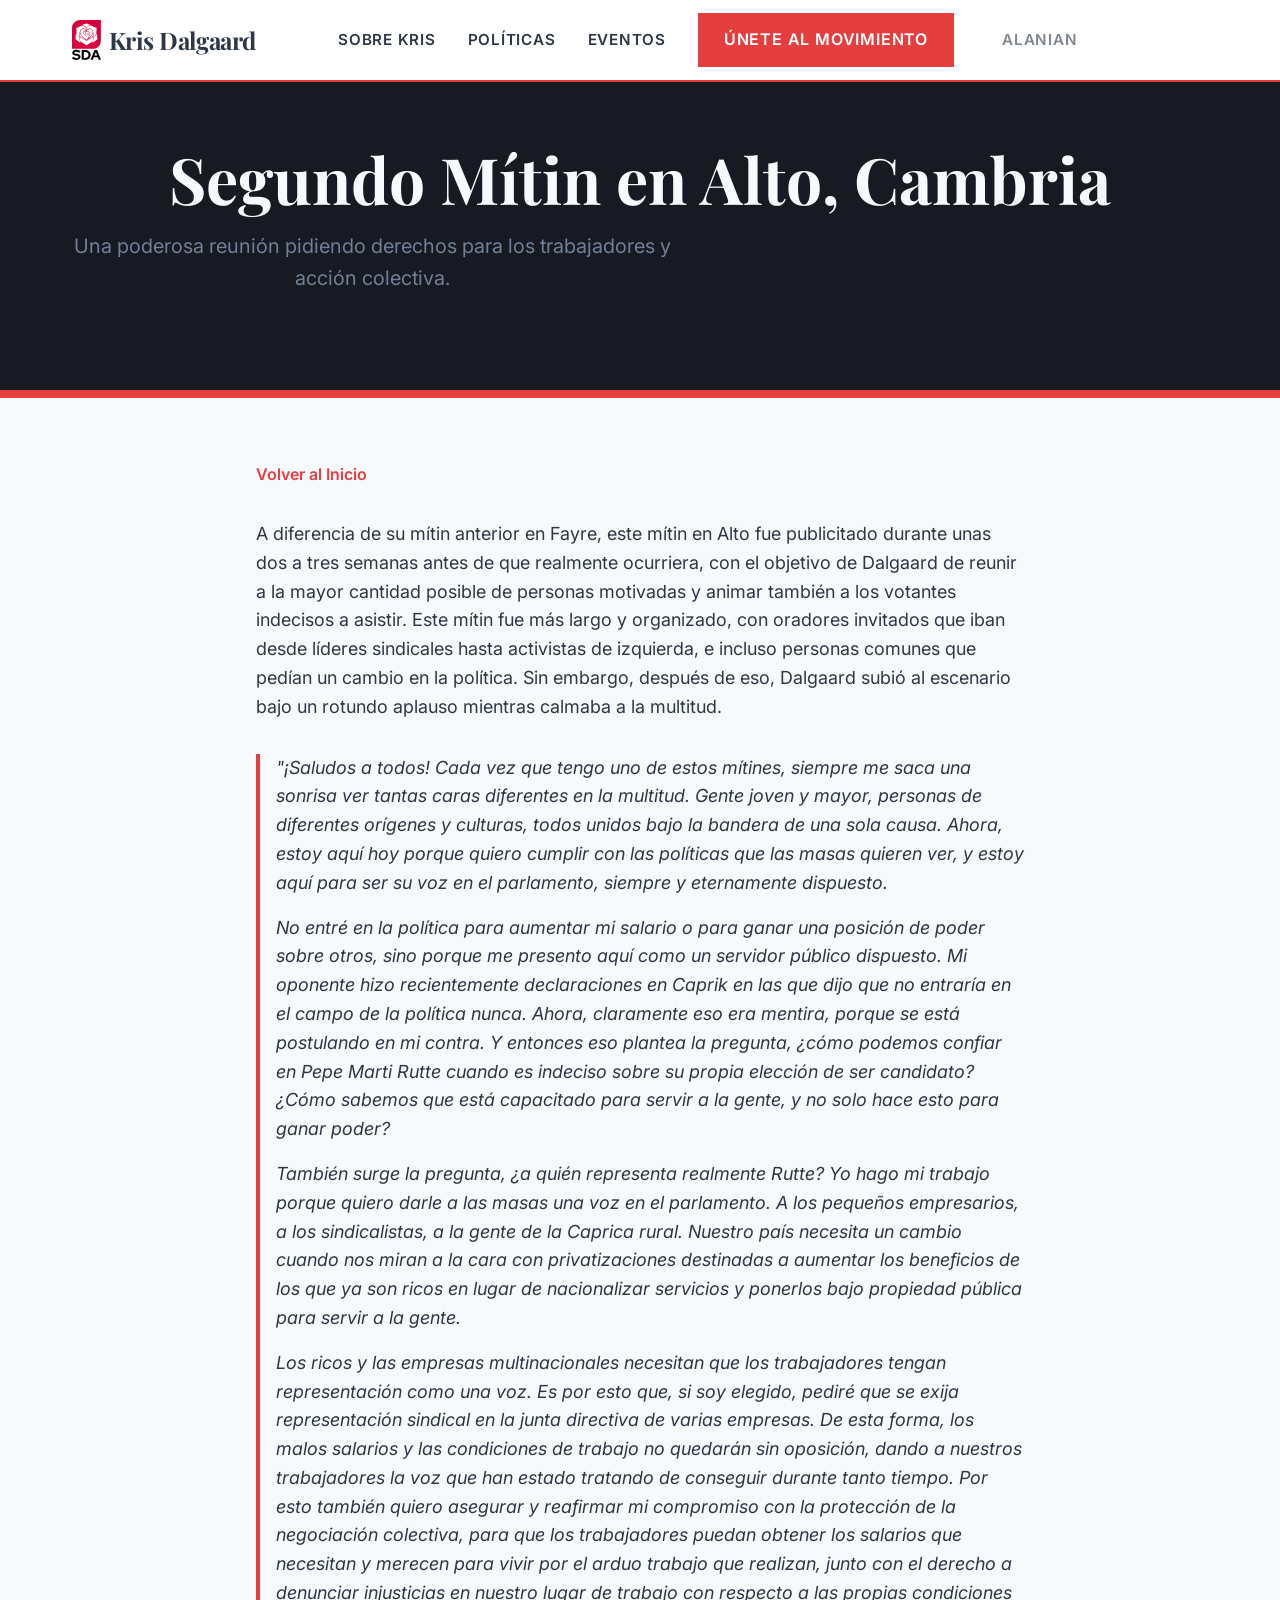
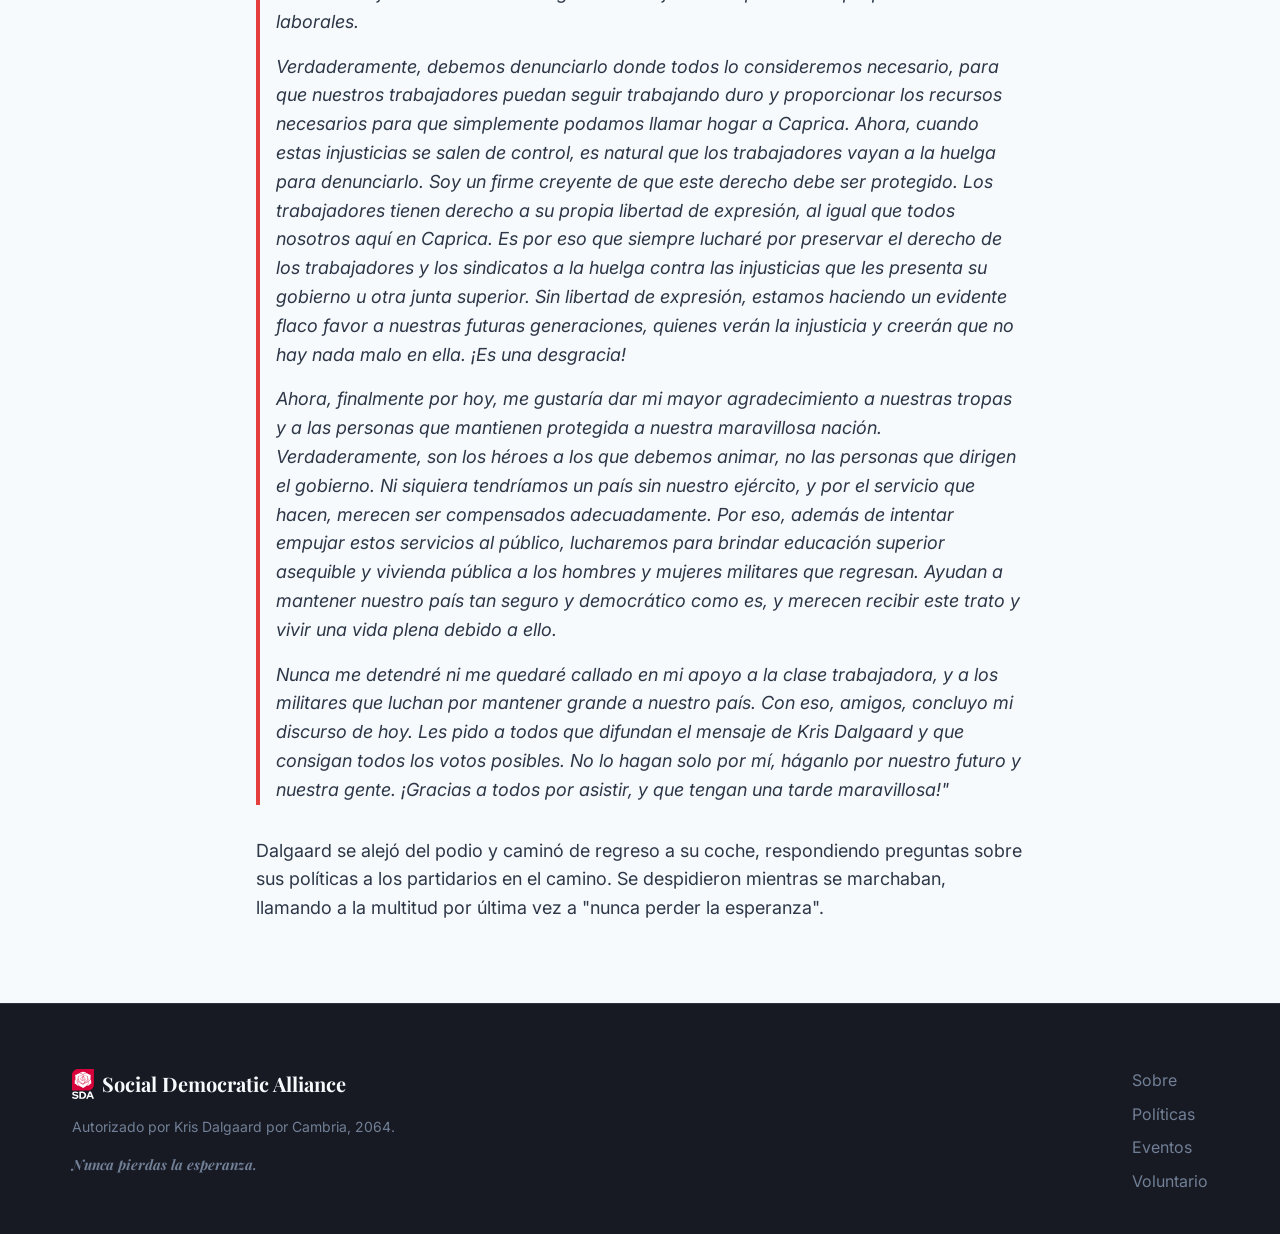
<file: alto-rally-alc.html>
<!DOCTYPE html>
<html lang="es">
<head>
    <meta charset="UTF-8">
    <meta name="viewport" content="width=device-width, initial-scale=1.0">
    <title>Segundo Mítin en Alto | Kris Dalgaard</title>
    <link href="https://fonts.googleapis.com/css2?family=Inter:wght@400;600;800&family=Playfair+Display:wght@700&display=swap" rel="stylesheet">
    <link rel="stylesheet" href="style.css">
    <style>
        .article-header {
            background-color: var(--bg-darker);
            color: var(--text-light);
            padding: calc(80px + var(--space-xl)) 0 var(--space-xl);
            border-bottom: 8px solid var(--primary);
            text-align: center;
        }
        .article-content {
            max-width: 800px;
            margin: 0 auto;
            padding: var(--space-xl) var(--space-md);
        }
        .article-content p {
            margin-bottom: var(--space-md);
            font-size: 1.125rem;
        }
        .article-content blockquote {
            border-left: 4px solid var(--primary);
            padding-left: var(--space-md);
            font-style: italic;
            margin: var(--space-lg) 0;
            color: var(--text-main);
            font-size: 1.25rem;
        }
        .back-link {
            display: inline-block;
            margin-bottom: var(--space-lg);
            font-weight: 600;
        }
    </style>
</head>
<body>
    <header class="site-header">
        <div class="container header-inner">
            <a href="index-alc.html" class="logo">
                <img src="SDAlogo.svg" alt="Social Democratic Alliance Logo">
                <span class="logo-text">Kris Dalgaard</span>
            </a>
            <nav class="main-nav">
                <ul class="nav-links">
                    <li><a href="index-alc.html#about">Sobre Kris</a></li>
                    <li><a href="index-alc.html#policies">Políticas</a></li>
                    <li><a href="index-alc.html#events">Eventos</a></li>
                    <li><a href="index-alc.html#volunteer" class="btn btn-primary nav-btn">Únete al movimiento</a></li>
                    <li class="lang-switcher">
                        <a href="alto-rally.html">Alanian</a>
                        <span class="lang-sep">|</span>
                        <a href="alto-rally-alc.html" class="active">Alcamerian</a>
                    </li>
                </ul>
            </nav>
        </div>
    </header>

    <main>
        <section class="article-header">
            <div class="container">
                <h1 class="hero-title">Segundo Mítin en Alto, Cambria</h1>
                <p class="hero-subtitle">Una poderosa reunión pidiendo derechos para los trabajadores y acción colectiva.</p>
            </div>
        </section>

        <article class="article-content fade-up">
            <a href="index-alc.html#events" class="back-link">Volver al Inicio</a>
            
            <p>A diferencia de su mítin anterior en Fayre, este mítin en Alto fue publicitado durante unas dos a tres semanas antes de que realmente ocurriera, con el objetivo de Dalgaard de reunir a la mayor cantidad posible de personas motivadas y animar también a los votantes indecisos a asistir. Este mítin fue más largo y organizado, con oradores invitados que iban desde líderes sindicales hasta activistas de izquierda, e incluso personas comunes que pedían un cambio en la política. Sin embargo, después de eso, Dalgaard subió al escenario bajo un rotundo aplauso mientras calmaba a la multitud.</p>

            <blockquote>
                <p>"¡Saludos a todos! Cada vez que tengo uno de estos mítines, siempre me saca una sonrisa ver tantas caras diferentes en la multitud. Gente joven y mayor, personas de diferentes orígenes y culturas, todos unidos bajo la bandera de una sola causa. Ahora, estoy aquí hoy porque quiero cumplir con las políticas que las masas quieren ver, y estoy aquí para ser su voz en el parlamento, siempre y eternamente dispuesto.</p>
                <p>No entré en la política para aumentar mi salario o para ganar una posición de poder sobre otros, sino porque me presento aquí como un servidor público dispuesto. Mi oponente hizo recientemente declaraciones en Caprik en las que dijo que no entraría en el campo de la política nunca. Ahora, claramente eso era mentira, porque se está postulando en mi contra. Y entonces eso plantea la pregunta, ¿cómo podemos confiar en Pepe Marti Rutte cuando es indeciso sobre su propia elección de ser candidato? ¿Cómo sabemos que está capacitado para servir a la gente, y no solo hace esto para ganar poder?</p>
                <p>También surge la pregunta, ¿a quién representa realmente Rutte? Yo hago mi trabajo porque quiero darle a las masas una voz en el parlamento. A los pequeños empresarios, a los sindicalistas, a la gente de la Caprica rural. Nuestro país necesita un cambio cuando nos miran a la cara con privatizaciones destinadas a aumentar los beneficios de los que ya son ricos en lugar de nacionalizar servicios y ponerlos bajo propiedad pública para servir a la gente.</p>
                <p>Los ricos y las empresas multinacionales necesitan que los trabajadores tengan representación como una voz. Es por esto que, si soy elegido, pediré que se exija representación sindical en la junta directiva de varias empresas. De esta forma, los malos salarios y las condiciones de trabajo no quedarán sin oposición, dando a nuestros trabajadores la voz que han estado tratando de conseguir durante tanto tiempo. Por esto también quiero asegurar y reafirmar mi compromiso con la protección de la negociación colectiva, para que los trabajadores puedan obtener los salarios que necesitan y merecen para vivir por el arduo trabajo que realizan, junto con el derecho a denunciar injusticias en nuestro lugar de trabajo con respecto a las propias condiciones laborales.</p>
                <p>Verdaderamente, debemos denunciarlo donde todos lo consideremos necesario, para que nuestros trabajadores puedan seguir trabajando duro y proporcionar los recursos necesarios para que simplemente podamos llamar hogar a Caprica. Ahora, cuando estas injusticias se salen de control, es natural que los trabajadores vayan a la huelga para denunciarlo. Soy un firme creyente de que este derecho debe ser protegido. Los trabajadores tienen derecho a su propia libertad de expresión, al igual que todos nosotros aquí en Caprica. Es por eso que siempre lucharé por preservar el derecho de los trabajadores y los sindicatos a la huelga contra las injusticias que les presenta su gobierno u otra junta superior. Sin libertad de expresión, estamos haciendo un evidente flaco favor a nuestras futuras generaciones, quienes verán la injusticia y creerán que no hay nada malo en ella. ¡Es una desgracia!</p>
                <p>Ahora, finalmente por hoy, me gustaría dar mi mayor agradecimiento a nuestras tropas y a las personas que mantienen protegida a nuestra maravillosa nación. Verdaderamente, son los héroes a los que debemos animar, no las personas que dirigen el gobierno. Ni siquiera tendríamos un país sin nuestro ejército, y por el servicio que hacen, merecen ser compensados adecuadamente. Por eso, además de intentar empujar estos servicios al público, lucharemos para brindar educación superior asequible y vivienda pública a los hombres y mujeres militares que regresan. Ayudan a mantener nuestro país tan seguro y democrático como es, y merecen recibir este trato y vivir una vida plena debido a ello.</p>
                <p>Nunca me detendré ni me quedaré callado en mi apoyo a la clase trabajadora, y a los militares que luchan por mantener grande a nuestro país. Con eso, amigos, concluyo mi discurso de hoy. Les pido a todos que difundan el mensaje de Kris Dalgaard y que consigan todos los votos posibles. No lo hagan solo por mí, háganlo por nuestro futuro y nuestra gente. ¡Gracias a todos por asistir, y que tengan una tarde maravillosa!"</p>
            </blockquote>

            <p>Dalgaard se alejó del podio y caminó de regreso a su coche, respondiendo preguntas sobre sus políticas a los partidarios en el camino. Se despidieron mientras se marchaban, llamando a la multitud por última vez a "nunca perder la esperanza".</p>
        </article>
    </main>

    <footer class="site-footer">
        <div class="container footer-inner">
            <div class="footer-brand">
                <div class="footer-logo">
                    <img src="SDAlogo-footer.svg" alt="SDA Logo">
                    <span>Social Democratic Alliance</span>
                </div>
                <p>Autorizado por Kris Dalgaard por Cambria, 2064.</p>
                <p class="slogan-text">Nunca pierdas la esperanza.</p>
            </div>
            <div class="footer-links">
                <ul>
                    <li><a href="index-alc.html#about">Sobre</a></li>
                    <li><a href="index-alc.html#policies">Políticas</a></li>
                    <li><a href="index-alc.html#events">Eventos</a></li>
                    <li><a href="index-alc.html#volunteer">Voluntario</a></li>
                </ul>
            </div>
        </div>
    </footer>

    <script src="script.js"></script>
</body>
</html>
</file>
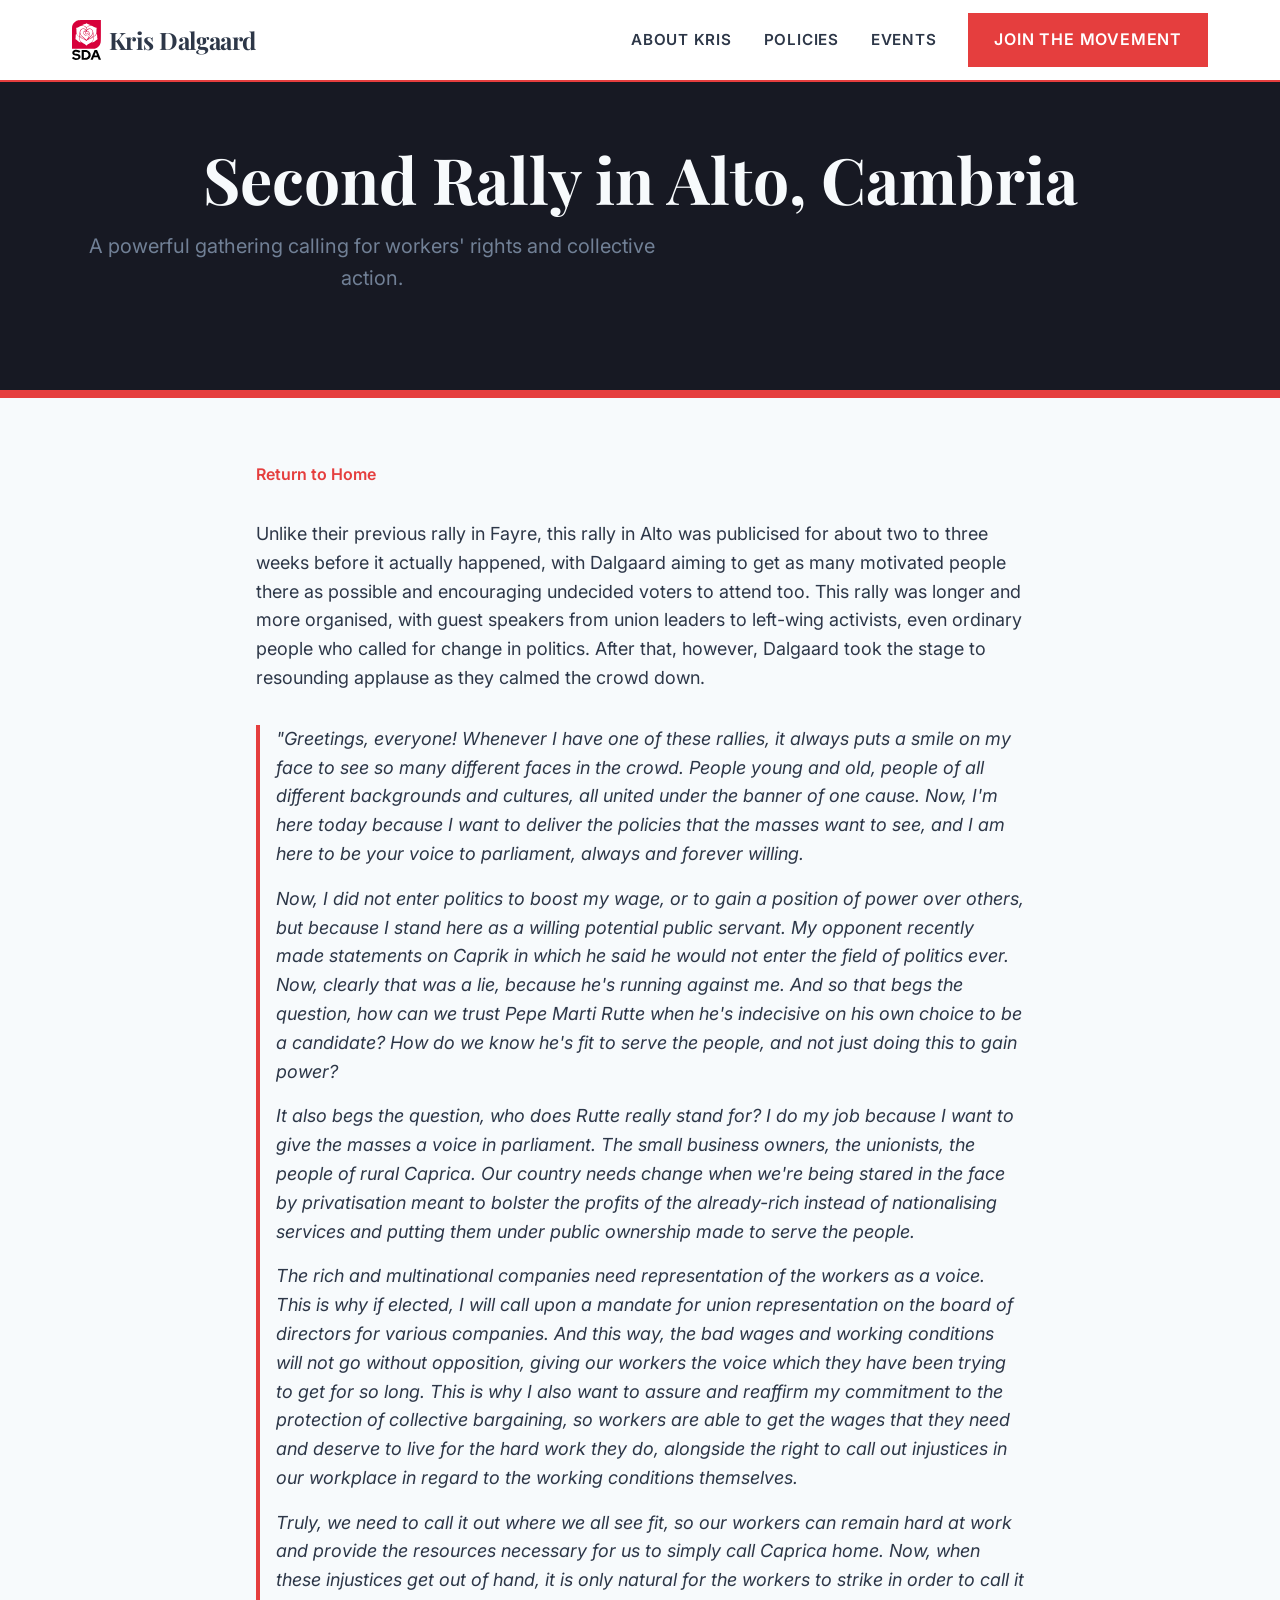
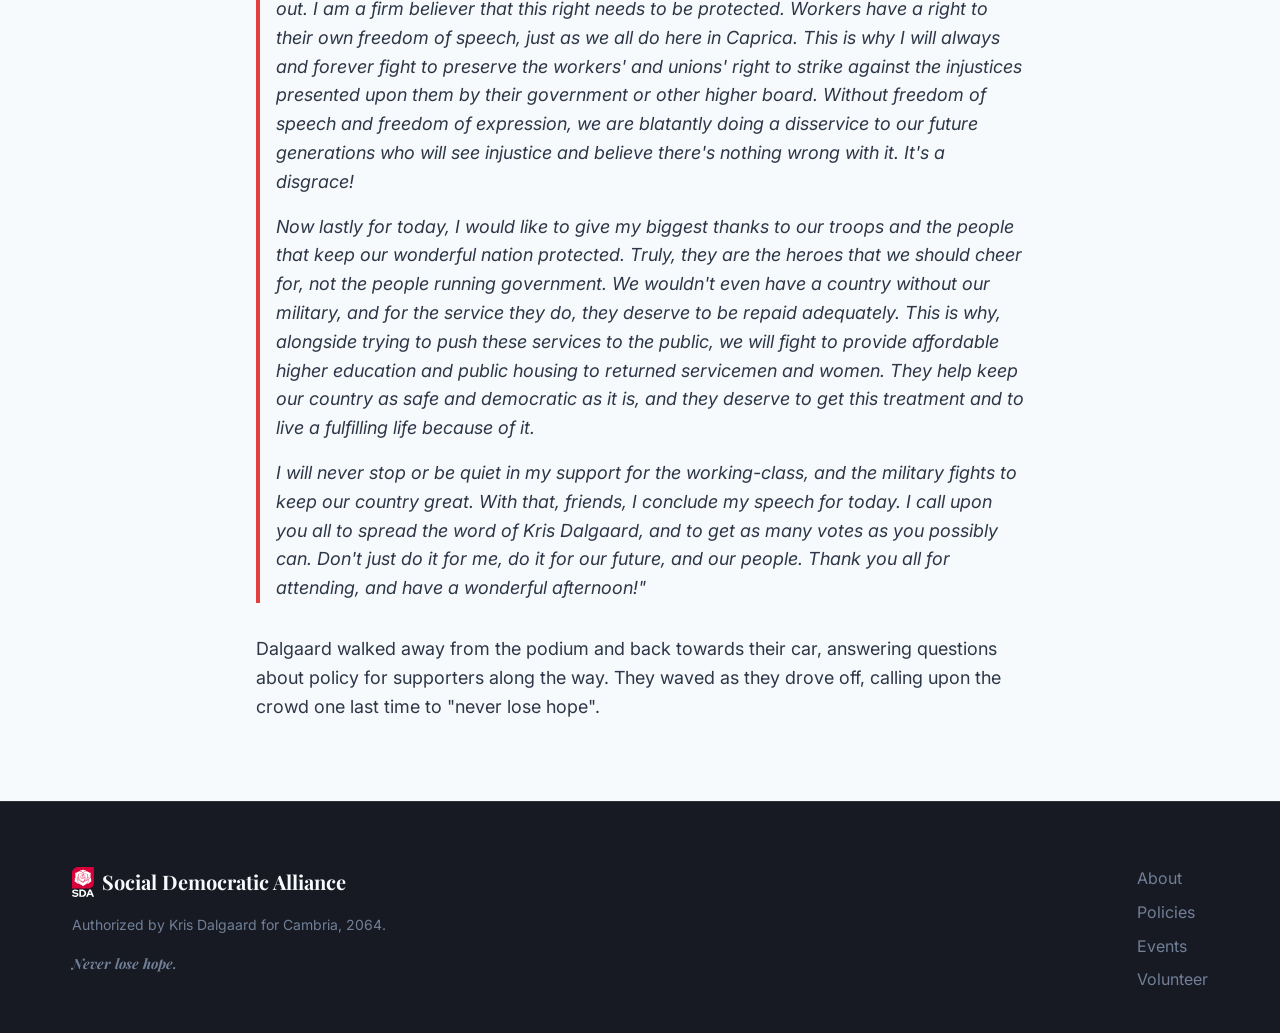
<file: alto-rally.html>
<!DOCTYPE html>
<html lang="en">
<head>
    <meta charset="UTF-8">
    <meta name="viewport" content="width=device-width, initial-scale=1.0">
    <title>Second Rally in Alto | Kris Dalgaard</title>
    <link href="https://fonts.googleapis.com/css2?family=Inter:wght@400;600;800&family=Playfair+Display:wght@700&display=swap" rel="stylesheet">
    <link rel="stylesheet" href="style.css">
    <style>
        .article-header {
            background-color: var(--bg-darker);
            color: var(--text-light);
            padding: calc(80px + var(--space-xl)) 0 var(--space-xl);
            border-bottom: 8px solid var(--primary);
            text-align: center;
        }
        .article-content {
            max-width: 800px;
            margin: 0 auto;
            padding: var(--space-xl) var(--space-md);
        }
        .article-content p {
            margin-bottom: var(--space-md);
            font-size: 1.125rem;
        }
        .article-content blockquote {
            border-left: 4px solid var(--primary);
            padding-left: var(--space-md);
            font-style: italic;
            margin: var(--space-lg) 0;
            color: var(--text-main);
            font-size: 1.25rem;
        }
        .back-link {
            display: inline-block;
            margin-bottom: var(--space-lg);
            font-weight: 600;
        }
    </style>
</head>
<body>
    <header class="site-header">
        <div class="container header-inner">
            <a href="index.html" class="logo">
                <img src="SDAlogo.svg" alt="Social Democratic Alliance Logo">
                <span class="logo-text">Kris Dalgaard</span>
            </a>
            <nav class="main-nav">
                <ul class="nav-links">
                    <li><a href="index.html#about">About Kris</a></li>
                    <li><a href="index.html#policies">Policies</a></li>
                    <li><a href="index.html#events">Events</a></li>
                    <li><a href="index.html#volunteer" class="btn btn-primary nav-btn">Join the Movement</a></li>
                </ul>
            </nav>
        </div>
    </header>

    <main>
        <section class="article-header">
            <div class="container">
                <h1 class="hero-title">Second Rally in Alto, Cambria</h1>
                <p class="hero-subtitle">A powerful gathering calling for workers' rights and collective action.</p>
            </div>
        </section>

        <article class="article-content fade-up">
            <a href="index.html#events" class="back-link">Return to Home</a>
            
            <p>Unlike their previous rally in Fayre, this rally in Alto was publicised for about two to three weeks before it actually happened, with Dalgaard aiming to get as many motivated people there as possible and encouraging undecided voters to attend too. This rally was longer and more organised, with guest speakers from union leaders to left-wing activists, even ordinary people who called for change in politics. After that, however, Dalgaard took the stage to resounding applause as they calmed the crowd down.</p>

            <blockquote>
                <p>"Greetings, everyone! Whenever I have one of these rallies, it always puts a smile on my face to see so many different faces in the crowd. People young and old, people of all different backgrounds and cultures, all united under the banner of one cause. Now, I'm here today because I want to deliver the policies that the masses want to see, and I am here to be your voice to parliament, always and forever willing.</p>
                <p>Now, I did not enter politics to boost my wage, or to gain a position of power over others, but because I stand here as a willing potential public servant. My opponent recently made statements on Caprik in which he said he would not enter the field of politics ever. Now, clearly that was a lie, because he's running against me. And so that begs the question, how can we trust Pepe Marti Rutte when he's indecisive on his own choice to be a candidate? How do we know he's fit to serve the people, and not just doing this to gain power?</p>
                <p>It also begs the question, who does Rutte really stand for? I do my job because I want to give the masses a voice in parliament. The small business owners, the unionists, the people of rural Caprica. Our country needs change when we're being stared in the face by privatisation meant to bolster the profits of the already-rich instead of nationalising services and putting them under public ownership made to serve the people.</p>
                <p>The rich and multinational companies need representation of the workers as a voice. This is why if elected, I will call upon a mandate for union representation on the board of directors for various companies. And this way, the bad wages and working conditions will not go without opposition, giving our workers the voice which they have been trying to get for so long. This is why I also want to assure and reaffirm my commitment to the protection of collective bargaining, so workers are able to get the wages that they need and deserve to live for the hard work they do, alongside the right to call out injustices in our workplace in regard to the working conditions themselves.</p>
                <p>Truly, we need to call it out where we all see fit, so our workers can remain hard at work and provide the resources necessary for us to simply call Caprica home. Now, when these injustices get out of hand, it is only natural for the workers to strike in order to call it out. I am a firm believer that this right needs to be protected. Workers have a right to their own freedom of speech, just as we all do here in Caprica. This is why I will always and forever fight to preserve the workers' and unions' right to strike against the injustices presented upon them by their government or other higher board. Without freedom of speech and freedom of expression, we are blatantly doing a disservice to our future generations who will see injustice and believe there's nothing wrong with it. It's a disgrace!</p>
                <p>Now lastly for today, I would like to give my biggest thanks to our troops and the people that keep our wonderful nation protected. Truly, they are the heroes that we should cheer for, not the people running government. We wouldn't even have a country without our military, and for the service they do, they deserve to be repaid adequately. This is why, alongside trying to push these services to the public, we will fight to provide affordable higher education and public housing to returned servicemen and women. They help keep our country as safe and democratic as it is, and they deserve to get this treatment and to live a fulfilling life because of it.</p>
                <p>I will never stop or be quiet in my support for the working-class, and the military fights to keep our country great. With that, friends, I conclude my speech for today. I call upon you all to spread the word of Kris Dalgaard, and to get as many votes as you possibly can. Don't just do it for me, do it for our future, and our people. Thank you all for attending, and have a wonderful afternoon!"</p>
            </blockquote>

            <p>Dalgaard walked away from the podium and back towards their car, answering questions about policy for supporters along the way. They waved as they drove off, calling upon the crowd one last time to "never lose hope".</p>
        </article>
    </main>

    <footer class="site-footer">
        <div class="container footer-inner">
            <div class="footer-brand">
                <div class="footer-logo">
                    <img src="SDAlogo-footer.svg" alt="SDA Logo">
                    <span>Social Democratic Alliance</span>
                </div>
                <p>Authorized by Kris Dalgaard for Cambria, 2064.</p>
                <p class="slogan-text">Never lose hope.</p>
            </div>
            <div class="footer-links">
                <ul>
                    <li><a href="index.html#about">About</a></li>
                    <li><a href="index.html#policies">Policies</a></li>
                    <li><a href="index.html#events">Events</a></li>
                    <li><a href="index.html#volunteer">Volunteer</a></li>
                </ul>
            </div>
        </div>
    </footer>

    <script src="script.js"></script>
</body>
</html>
</file>
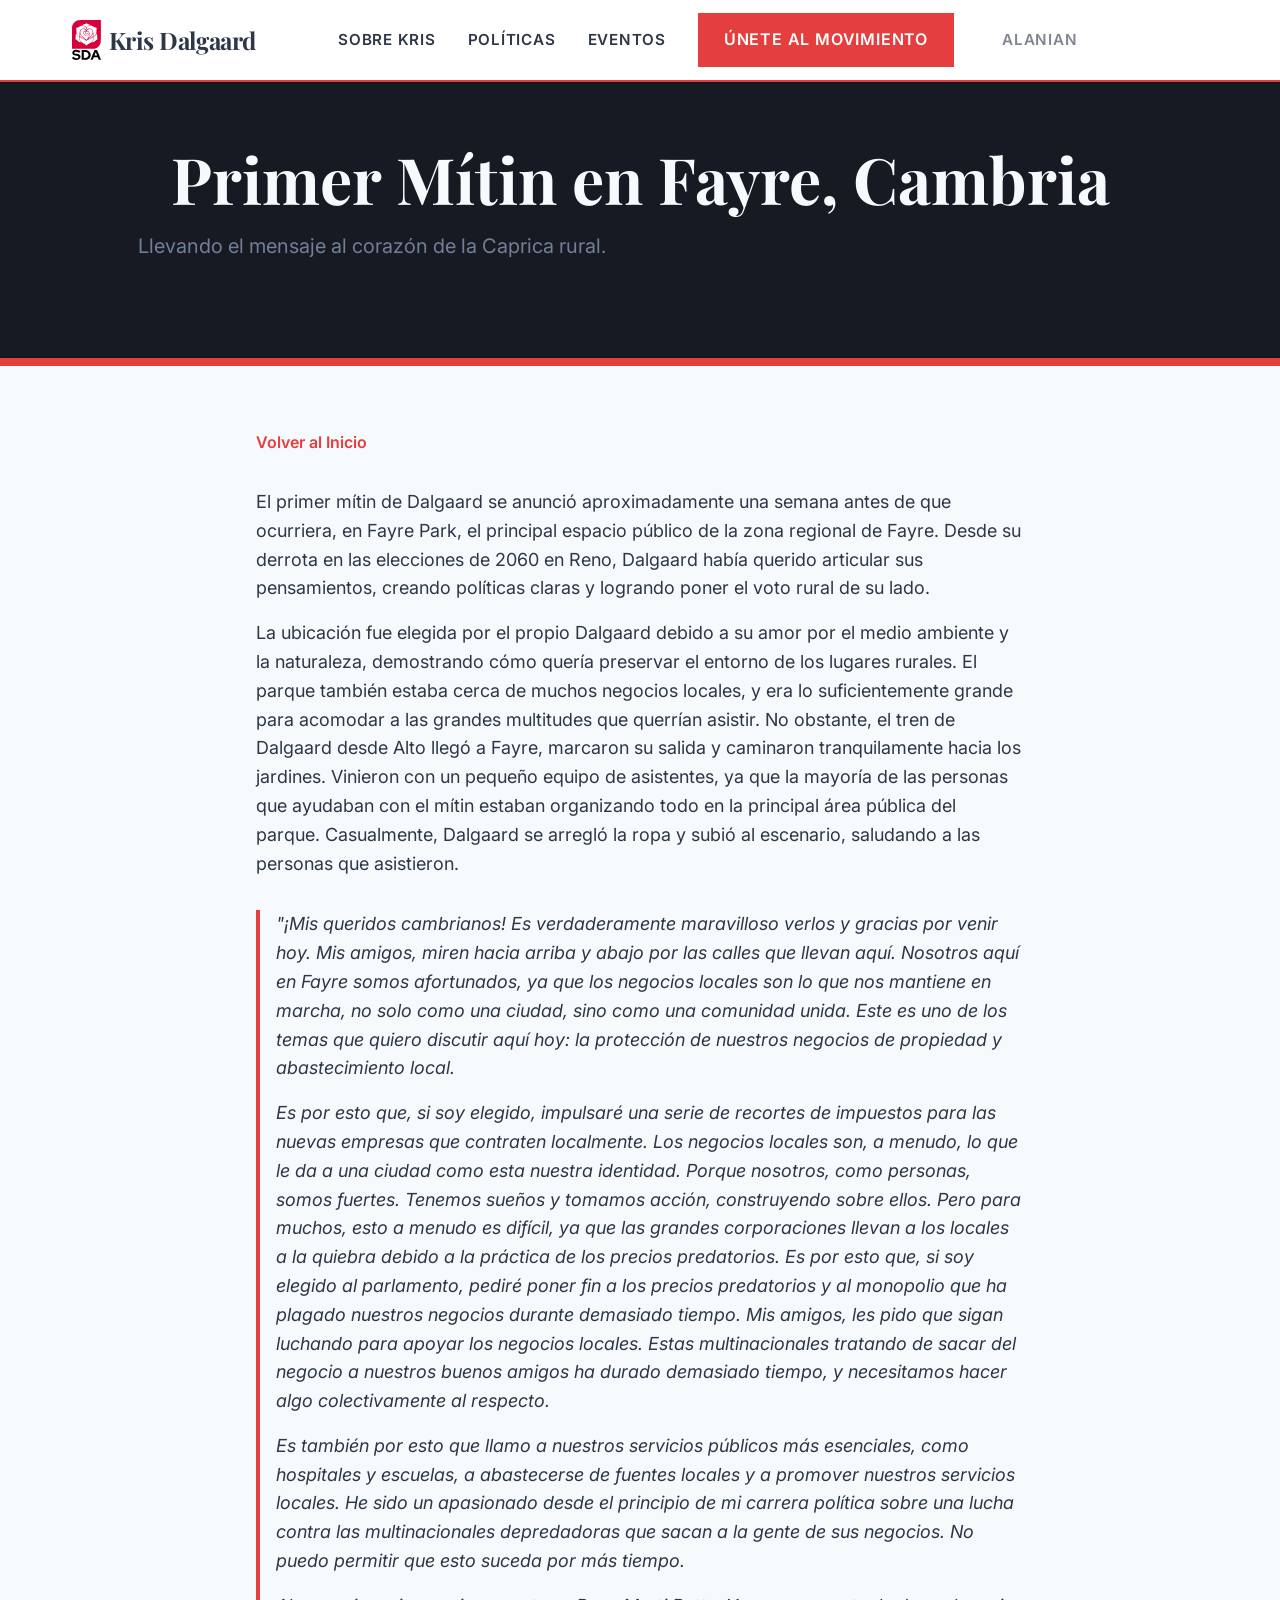
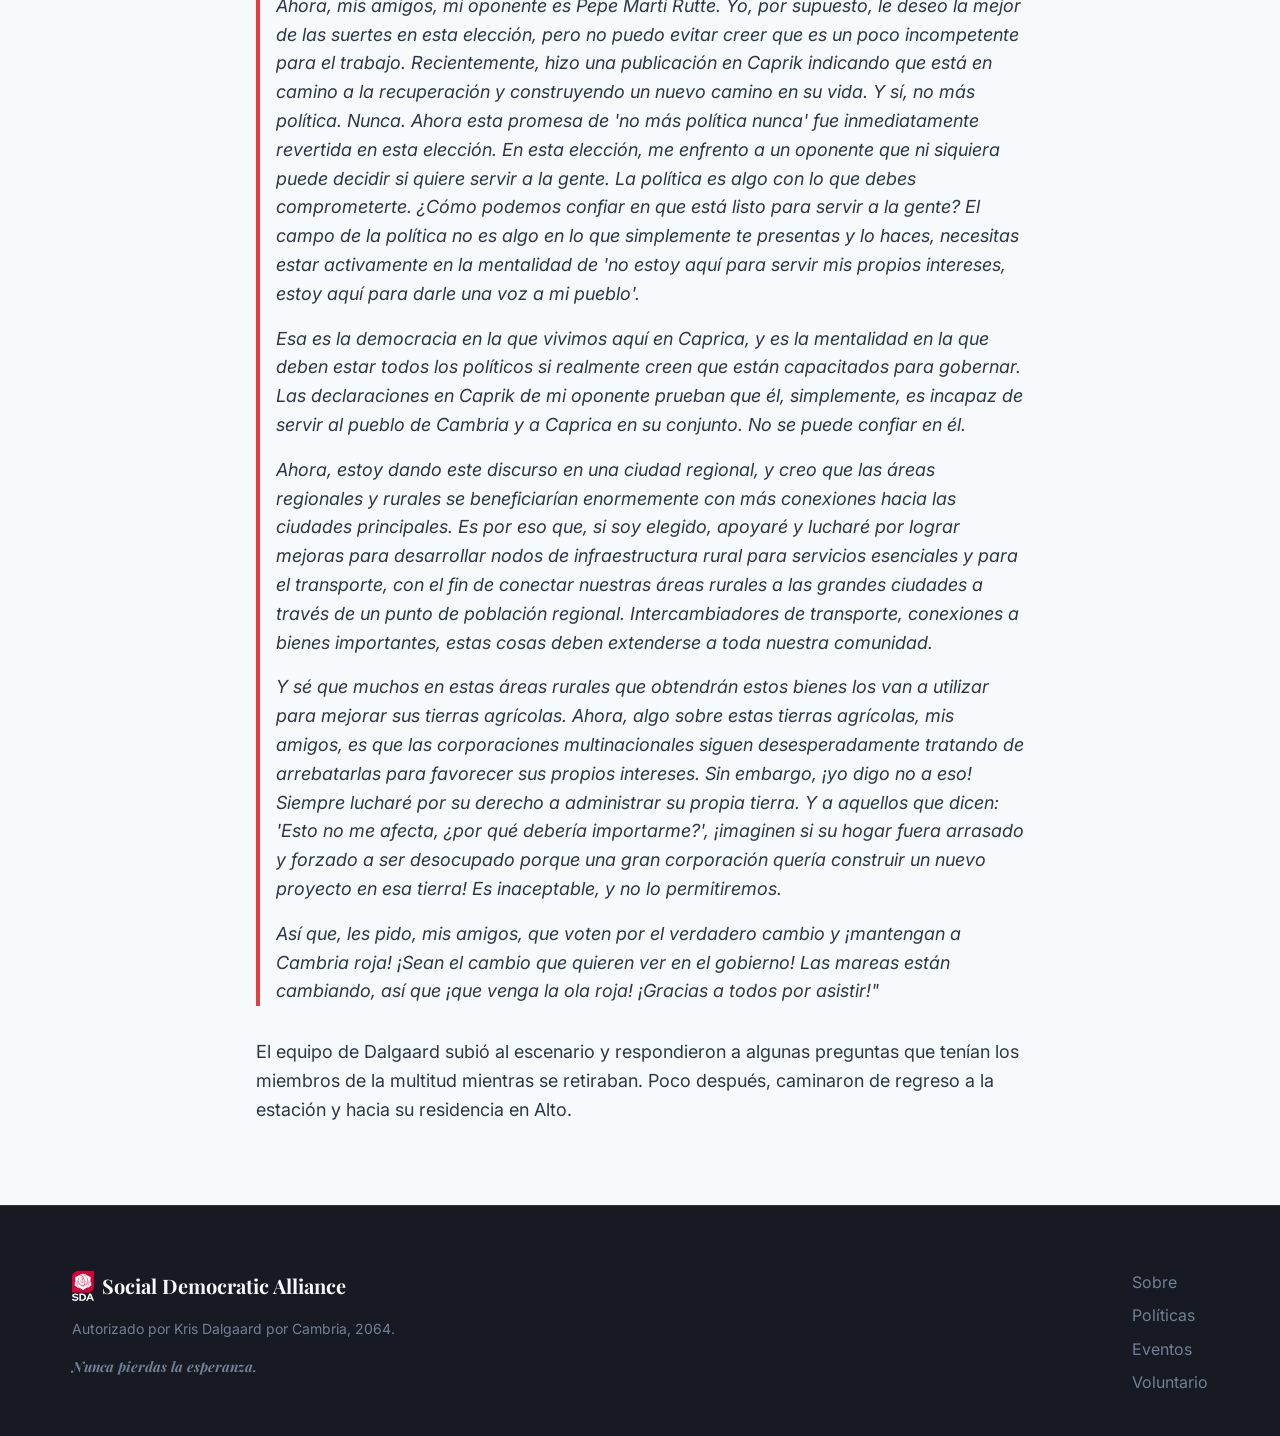
<file: fayre-rally-alc.html>
<!DOCTYPE html>
<html lang="es">
<head>
    <meta charset="UTF-8">
    <meta name="viewport" content="width=device-width, initial-scale=1.0">
    <title>Primer Mítin en Fayre | Kris Dalgaard</title>
    <link href="https://fonts.googleapis.com/css2?family=Inter:wght@400;600;800&family=Playfair+Display:wght@700&display=swap" rel="stylesheet">
    <link rel="stylesheet" href="style.css">
    <style>
        .article-header {
            background-color: var(--bg-darker);
            color: var(--text-light);
            padding: calc(80px + var(--space-xl)) 0 var(--space-xl);
            border-bottom: 8px solid var(--primary);
            text-align: center;
        }
        .article-content {
            max-width: 800px;
            margin: 0 auto;
            padding: var(--space-xl) var(--space-md);
        }
        .article-content p {
            margin-bottom: var(--space-md);
            font-size: 1.125rem;
        }
        .article-content blockquote {
            border-left: 4px solid var(--primary);
            padding-left: var(--space-md);
            font-style: italic;
            margin: var(--space-lg) 0;
            color: var(--text-main);
            font-size: 1.25rem;
        }
        .back-link {
            display: inline-block;
            margin-bottom: var(--space-lg);
            font-weight: 600;
        }
    </style>
</head>
<body>
    <header class="site-header">
        <div class="container header-inner">
            <a href="index-alc.html" class="logo">
                <img src="SDAlogo.svg" alt="Social Democratic Alliance Logo">
                <span class="logo-text">Kris Dalgaard</span>
            </a>
            <nav class="main-nav">
                <ul class="nav-links">
                    <li><a href="index-alc.html#about">Sobre Kris</a></li>
                    <li><a href="index-alc.html#policies">Políticas</a></li>
                    <li><a href="index-alc.html#events">Eventos</a></li>
                    <li><a href="index-alc.html#volunteer" class="btn btn-primary nav-btn">Únete al movimiento</a></li>
                    <li class="lang-switcher">
                        <a href="fayre-rally.html">Alanian</a>
                        <span class="lang-sep">|</span>
                        <a href="fayre-rally-alc.html" class="active">Alcamerian</a>
                    </li>
                </ul>
            </nav>
        </div>
    </header>

    <main>
        <section class="article-header">
            <div class="container">
                <h1 class="hero-title">Primer Mítin en Fayre, Cambria</h1>
                <p class="hero-subtitle">Llevando el mensaje al corazón de la Caprica rural.</p>
            </div>
        </section>

        <article class="article-content fade-up">
            <a href="index-alc.html#events" class="back-link">Volver al Inicio</a>
            
            <p>El primer mítin de Dalgaard se anunció aproximadamente una semana antes de que ocurriera, en Fayre Park, el principal espacio público de la zona regional de Fayre. Desde su derrota en las elecciones de 2060 en Reno, Dalgaard había querido articular sus pensamientos, creando políticas claras y logrando poner el voto rural de su lado.</p>
            
            <p>La ubicación fue elegida por el propio Dalgaard debido a su amor por el medio ambiente y la naturaleza, demostrando cómo quería preservar el entorno de los lugares rurales. El parque también estaba cerca de muchos negocios locales, y era lo suficientemente grande para acomodar a las grandes multitudes que querrían asistir. No obstante, el tren de Dalgaard desde Alto llegó a Fayre, marcaron su salida y caminaron tranquilamente hacia los jardines. Vinieron con un pequeño equipo de asistentes, ya que la mayoría de las personas que ayudaban con el mítin estaban organizando todo en la principal área pública del parque. Casualmente, Dalgaard se arregló la ropa y subió al escenario, saludando a las personas que asistieron.</p>

            <blockquote>
                <p>"¡Mis queridos cambrianos! Es verdaderamente maravilloso verlos y gracias por venir hoy. Mis amigos, miren hacia arriba y abajo por las calles que llevan aquí. Nosotros aquí en Fayre somos afortunados, ya que los negocios locales son lo que nos mantiene en marcha, no solo como una ciudad, sino como una comunidad unida. Este es uno de los temas que quiero discutir aquí hoy: la protección de nuestros negocios de propiedad y abastecimiento local.</p>
                <p>Es por esto que, si soy elegido, impulsaré una serie de recortes de impuestos para las nuevas empresas que contraten localmente. Los negocios locales son, a menudo, lo que le da a una ciudad como esta nuestra identidad. Porque nosotros, como personas, somos fuertes. Tenemos sueños y tomamos acción, construyendo sobre ellos. Pero para muchos, esto a menudo es difícil, ya que las grandes corporaciones llevan a los locales a la quiebra debido a la práctica de los precios predatorios. Es por esto que, si soy elegido al parlamento, pediré poner fin a los precios predatorios y al monopolio que ha plagado nuestros negocios durante demasiado tiempo. Mis amigos, les pido que sigan luchando para apoyar los negocios locales. Estas multinacionales tratando de sacar del negocio a nuestros buenos amigos ha durado demasiado tiempo, y necesitamos hacer algo colectivamente al respecto.</p>
                <p>Es también por esto que llamo a nuestros servicios públicos más esenciales, como hospitales y escuelas, a abastecerse de fuentes locales y a promover nuestros servicios locales. He sido un apasionado desde el principio de mi carrera política sobre una lucha contra las multinacionales depredadoras que sacan a la gente de sus negocios. No puedo permitir que esto suceda por más tiempo.</p>
                <p>Ahora, mis amigos, mi oponente es Pepe Marti Rutte. Yo, por supuesto, le deseo la mejor de las suertes en esta elección, pero no puedo evitar creer que es un poco incompetente para el trabajo. Recientemente, hizo una publicación en Caprik indicando que está en camino a la recuperación y construyendo un nuevo camino en su vida. Y sí, no más política. Nunca. Ahora esta promesa de 'no más política nunca' fue inmediatamente revertida en esta elección. En esta elección, me enfrento a un oponente que ni siquiera puede decidir si quiere servir a la gente. La política es algo con lo que debes comprometerte. ¿Cómo podemos confiar en que está listo para servir a la gente? El campo de la política no es algo en lo que simplemente te presentas y lo haces, necesitas estar activamente en la mentalidad de 'no estoy aquí para servir mis propios intereses, estoy aquí para darle una voz a mi pueblo'.</p>
                <p>Esa es la democracia en la que vivimos aquí en Caprica, y es la mentalidad en la que deben estar todos los políticos si realmente creen que están capacitados para gobernar. Las declaraciones en Caprik de mi oponente prueban que él, simplemente, es incapaz de servir al pueblo de Cambria y a Caprica en su conjunto. No se puede confiar en él.</p>
                <p>Ahora, estoy dando este discurso en una ciudad regional, y creo que las áreas regionales y rurales se beneficiarían enormemente con más conexiones hacia las ciudades principales. Es por eso que, si soy elegido, apoyaré y lucharé por lograr mejoras para desarrollar nodos de infraestructura rural para servicios esenciales y para el transporte, con el fin de conectar nuestras áreas rurales a las grandes ciudades a través de un punto de población regional. Intercambiadores de transporte, conexiones a bienes importantes, estas cosas deben extenderse a toda nuestra comunidad.</p>
                <p>Y sé que muchos en estas áreas rurales que obtendrán estos bienes los van a utilizar para mejorar sus tierras agrícolas. Ahora, algo sobre estas tierras agrícolas, mis amigos, es que las corporaciones multinacionales siguen desesperadamente tratando de arrebatarlas para favorecer sus propios intereses. Sin embargo, ¡yo digo no a eso! Siempre lucharé por su derecho a administrar su propia tierra. Y a aquellos que dicen: 'Esto no me afecta, ¿por qué debería importarme?', ¡imaginen si su hogar fuera arrasado y forzado a ser desocupado porque una gran corporación quería construir un nuevo proyecto en esa tierra! Es inaceptable, y no lo permitiremos.</p>
                <p>Así que, les pido, mis amigos, que voten por el verdadero cambio y ¡mantengan a Cambria roja! ¡Sean el cambio que quieren ver en el gobierno! Las mareas están cambiando, así que ¡que venga la ola roja! ¡Gracias a todos por asistir!"</p>
            </blockquote>

            <p>El equipo de Dalgaard subió al escenario y respondieron a algunas preguntas que tenían los miembros de la multitud mientras se retiraban. Poco después, caminaron de regreso a la estación y hacia su residencia en Alto.</p>
        </article>
    </main>

    <footer class="site-footer">
        <div class="container footer-inner">
            <div class="footer-brand">
                <div class="footer-logo">
                    <img src="SDAlogo-footer.svg" alt="SDA Logo">
                    <span>Social Democratic Alliance</span>
                </div>
                <p>Autorizado por Kris Dalgaard por Cambria, 2064.</p>
                <p class="slogan-text">Nunca pierdas la esperanza.</p>
            </div>
            <div class="footer-links">
                <ul>
                    <li><a href="index-alc.html#about">Sobre</a></li>
                    <li><a href="index-alc.html#policies">Políticas</a></li>
                    <li><a href="index-alc.html#events">Eventos</a></li>
                    <li><a href="index-alc.html#volunteer">Voluntario</a></li>
                </ul>
            </div>
        </div>
    </footer>

    <script src="script.js"></script>
</body>
</html>
</file>
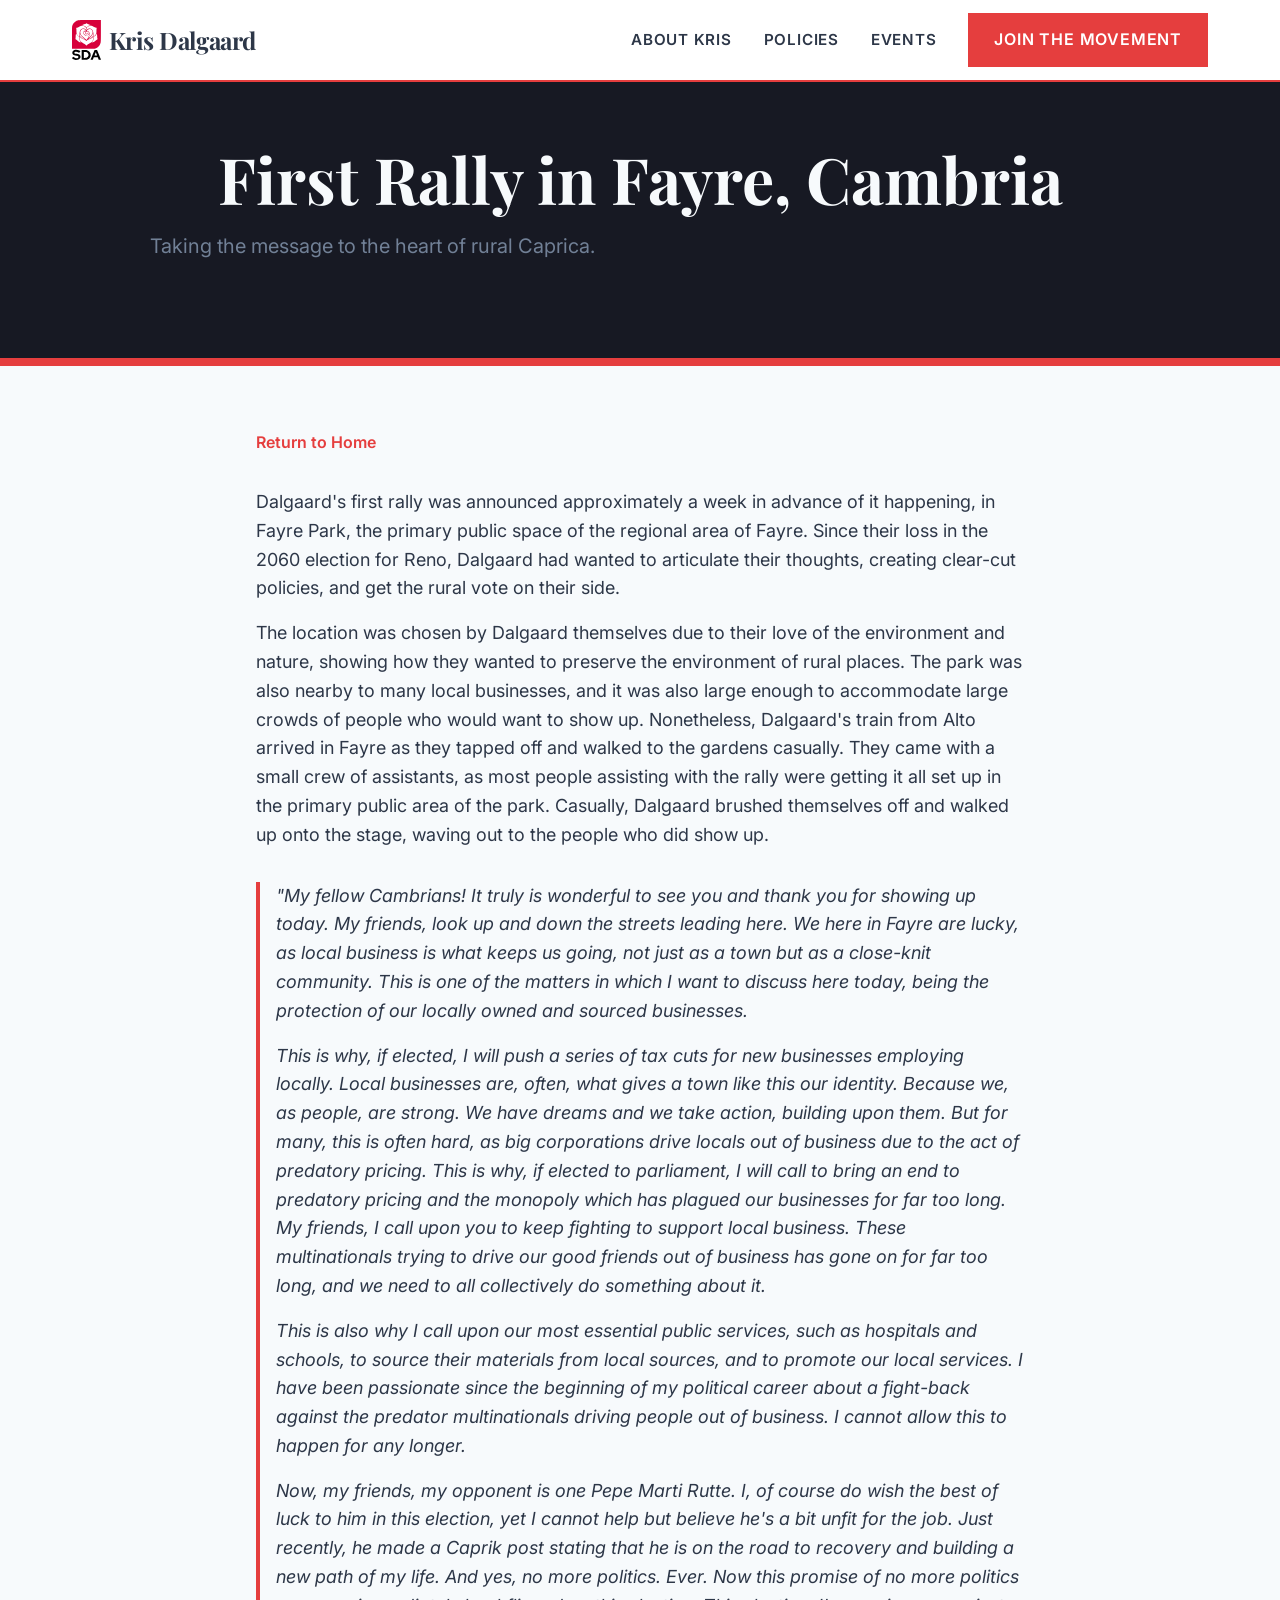
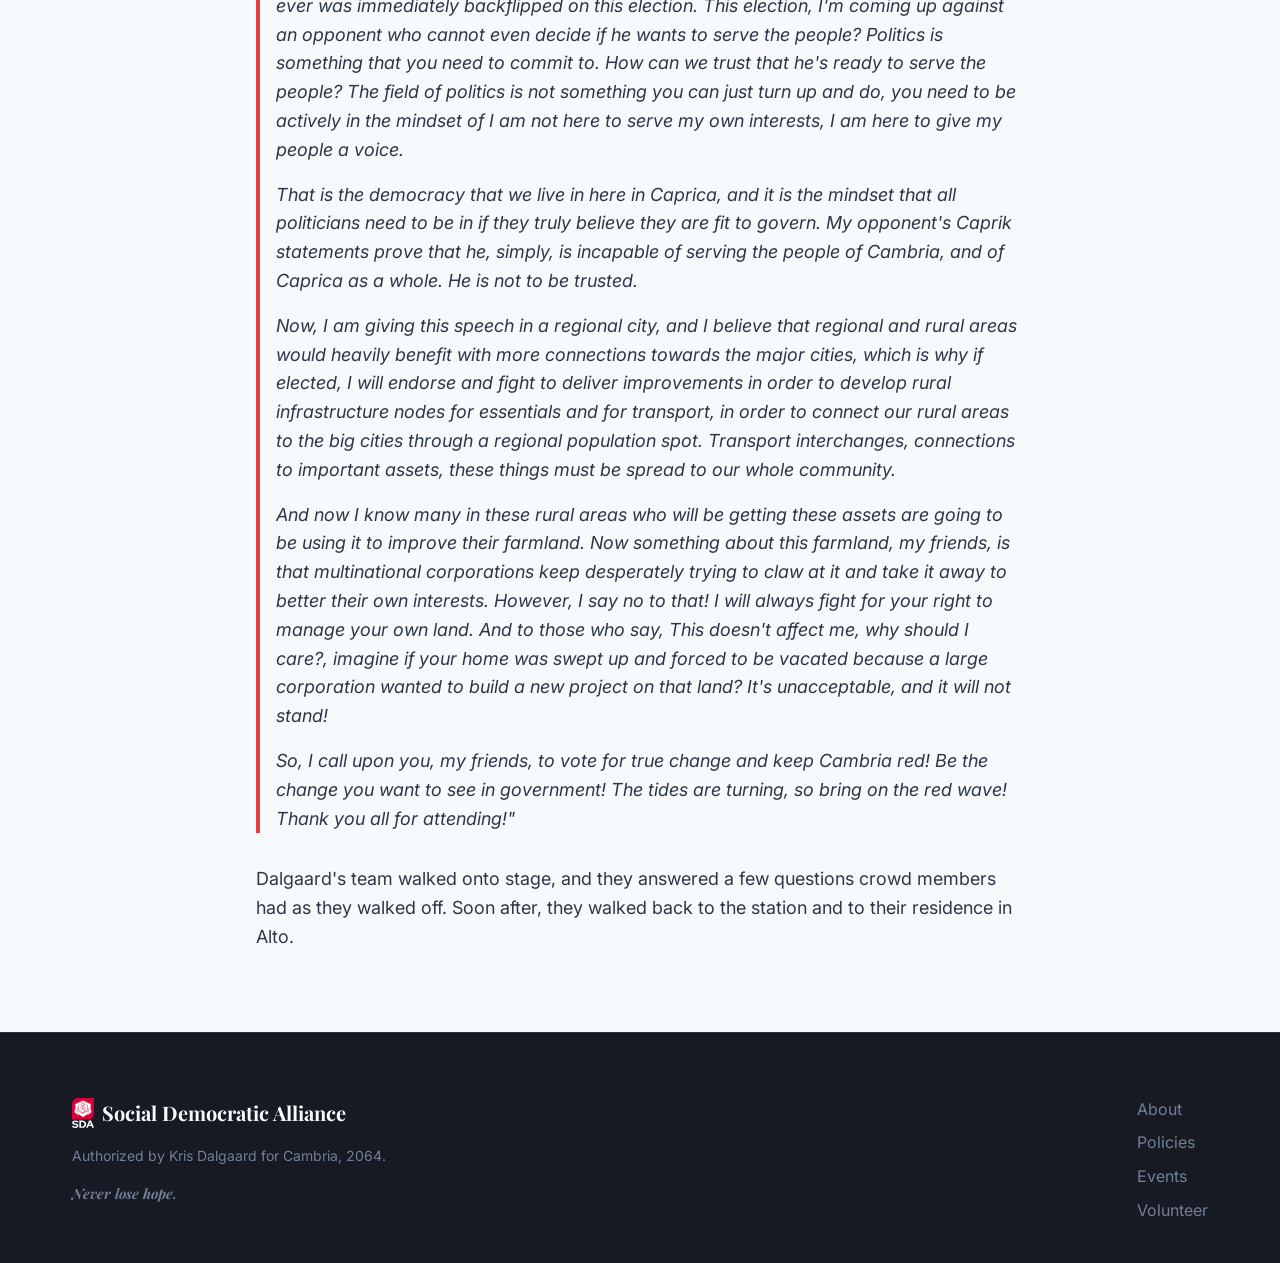
<file: fayre-rally.html>
<!DOCTYPE html>
<html lang="en">
<head>
    <meta charset="UTF-8">
    <meta name="viewport" content="width=device-width, initial-scale=1.0">
    <title>First Rally in Fayre | Kris Dalgaard</title>
    <link href="https://fonts.googleapis.com/css2?family=Inter:wght@400;600;800&family=Playfair+Display:wght@700&display=swap" rel="stylesheet">
    <link rel="stylesheet" href="style.css">
    <style>
        .article-header {
            background-color: var(--bg-darker);
            color: var(--text-light);
            padding: calc(80px + var(--space-xl)) 0 var(--space-xl);
            border-bottom: 8px solid var(--primary);
            text-align: center;
        }
        .article-content {
            max-width: 800px;
            margin: 0 auto;
            padding: var(--space-xl) var(--space-md);
        }
        .article-content p {
            margin-bottom: var(--space-md);
            font-size: 1.125rem;
        }
        .article-content blockquote {
            border-left: 4px solid var(--primary);
            padding-left: var(--space-md);
            font-style: italic;
            margin: var(--space-lg) 0;
            color: var(--text-main);
            font-size: 1.25rem;
        }
        .back-link {
            display: inline-block;
            margin-bottom: var(--space-lg);
            font-weight: 600;
        }
    </style>
</head>
<body>
    <header class="site-header">
        <div class="container header-inner">
            <a href="index.html" class="logo">
                <img src="SDAlogo.svg" alt="Social Democratic Alliance Logo">
                <span class="logo-text">Kris Dalgaard</span>
            </a>
            <nav class="main-nav">
                <ul class="nav-links">
                    <li><a href="index.html#about">About Kris</a></li>
                    <li><a href="index.html#policies">Policies</a></li>
                    <li><a href="index.html#events">Events</a></li>
                    <li><a href="index.html#volunteer" class="btn btn-primary nav-btn">Join the Movement</a></li>
                </ul>
            </nav>
        </div>
    </header>

    <main>
        <section class="article-header">
            <div class="container">
                <h1 class="hero-title">First Rally in Fayre, Cambria</h1>
                <p class="hero-subtitle">Taking the message to the heart of rural Caprica.</p>
            </div>
        </section>

        <article class="article-content fade-up">
            <a href="index.html#events" class="back-link">Return to Home</a>
            
            <p>Dalgaard's first rally was announced approximately a week in advance of it happening, in Fayre Park, the primary public space of the regional area of Fayre. Since their loss in the 2060 election for Reno, Dalgaard had wanted to articulate their thoughts, creating clear-cut policies, and get the rural vote on their side.</p>
            
            <p>The location was chosen by Dalgaard themselves due to their love of the environment and nature, showing how they wanted to preserve the environment of rural places. The park was also nearby to many local businesses, and it was also large enough to accommodate large crowds of people who would want to show up. Nonetheless, Dalgaard's train from Alto arrived in Fayre as they tapped off and walked to the gardens casually. They came with a small crew of assistants, as most people assisting with the rally were getting it all set up in the primary public area of the park. Casually, Dalgaard brushed themselves off and walked up onto the stage, waving out to the people who did show up.</p>

            <blockquote>
                <p>"My fellow Cambrians! It truly is wonderful to see you and thank you for showing up today. My friends, look up and down the streets leading here. We here in Fayre are lucky, as local business is what keeps us going, not just as a town but as a close-knit community. This is one of the matters in which I want to discuss here today, being the protection of our locally owned and sourced businesses.</p>
                <p>This is why, if elected, I will push a series of tax cuts for new businesses employing locally. Local businesses are, often, what gives a town like this our identity. Because we, as people, are strong. We have dreams and we take action, building upon them. But for many, this is often hard, as big corporations drive locals out of business due to the act of predatory pricing. This is why, if elected to parliament, I will call to bring an end to predatory pricing and the monopoly which has plagued our businesses for far too long. My friends, I call upon you to keep fighting to support local business. These multinationals trying to drive our good friends out of business has gone on for far too long, and we need to all collectively do something about it.</p>
                <p>This is also why I call upon our most essential public services, such as hospitals and schools, to source their materials from local sources, and to promote our local services. I have been passionate since the beginning of my political career about a fight-back against the predator multinationals driving people out of business. I cannot allow this to happen for any longer.</p>
                <p>Now, my friends, my opponent is one Pepe Marti Rutte. I, of course do wish the best of luck to him in this election, yet I cannot help but believe he's a bit unfit for the job. Just recently, he made a Caprik post stating that he is on the road to recovery and building a new path of my life. And yes, no more politics. Ever. Now this promise of no more politics ever was immediately backflipped on this election. This election, I'm coming up against an opponent who cannot even decide if he wants to serve the people? Politics is something that you need to commit to. How can we trust that he's ready to serve the people? The field of politics is not something you can just turn up and do, you need to be actively in the mindset of I am not here to serve my own interests, I am here to give my people a voice.</p>
                <p>That is the democracy that we live in here in Caprica, and it is the mindset that all politicians need to be in if they truly believe they are fit to govern. My opponent's Caprik statements prove that he, simply, is incapable of serving the people of Cambria, and of Caprica as a whole. He is not to be trusted.</p>
                <p>Now, I am giving this speech in a regional city, and I believe that regional and rural areas would heavily benefit with more connections towards the major cities, which is why if elected, I will endorse and fight to deliver improvements in order to develop rural infrastructure nodes for essentials and for transport, in order to connect our rural areas to the big cities through a regional population spot. Transport interchanges, connections to important assets, these things must be spread to our whole community.</p>
                <p>And now I know many in these rural areas who will be getting these assets are going to be using it to improve their farmland. Now something about this farmland, my friends, is that multinational corporations keep desperately trying to claw at it and take it away to better their own interests. However, I say no to that! I will always fight for your right to manage your own land. And to those who say, This doesn't affect me, why should I care?, imagine if your home was swept up and forced to be vacated because a large corporation wanted to build a new project on that land? It's unacceptable, and it will not stand!</p>
                <p>So, I call upon you, my friends, to vote for true change and keep Cambria red! Be the change you want to see in government! The tides are turning, so bring on the red wave! Thank you all for attending!"</p>
            </blockquote>

            <p>Dalgaard's team walked onto stage, and they answered a few questions crowd members had as they walked off. Soon after, they walked back to the station and to their residence in Alto.</p>
        </article>
    </main>

    <footer class="site-footer">
        <div class="container footer-inner">
            <div class="footer-brand">
                <div class="footer-logo">
                    <img src="SDAlogo-footer.svg" alt="SDA Logo">
                    <span>Social Democratic Alliance</span>
                </div>
                <p>Authorized by Kris Dalgaard for Cambria, 2064.</p>
                <p class="slogan-text">Never lose hope.</p>
            </div>
            <div class="footer-links">
                <ul>
                    <li><a href="index.html#about">About</a></li>
                    <li><a href="index.html#policies">Policies</a></li>
                    <li><a href="index.html#events">Events</a></li>
                    <li><a href="index.html#volunteer">Volunteer</a></li>
                </ul>
            </div>
        </div>
    </footer>

    <script src="script.js"></script>
</body>
</html>
</file>
<file: style.css>
:root {
    /* Rose Red Theme */
    --primary: #e53e3e;
    --primary-dark: #c53030;
    --primary-light: #fed7d7;
    
    /* Neutrals */
    --bg-light: #f7fafc;
    --bg-white: #ffffff;
    --bg-dark: #1a202c;
    --bg-darker: #171923;
    
    --text-main: #2d3748;
    --text-muted: #718096;
    --text-light: #f7fafc;
    
    /* Strict Sharp Corners */
    --radius: 0px;
    
    /* Typography */
    --font-sans: 'Inter', system-ui, -apple-system, sans-serif;
    --font-serif: 'Playfair Display', Georgia, serif;
    
    /* Spacing */
    --space-sm: 0.5rem;
    --space-md: 1rem;
    --space-lg: 2rem;
    --space-xl: 4rem;
    
    /* Transitions */
    --transition: all 0.4s ease-in-out;
}

* {
    margin: 0;
    padding: 0;
    box-sizing: border-box;
    border-radius: var(--radius) !important; /* Enforce no soft corners */
}

html {
    scroll-behavior: smooth;
    font-size: 16px;
}

body {
    font-family: var(--font-sans);
    color: var(--text-main);
    background-color: var(--bg-light);
    line-height: 1.6;
    overflow-x: hidden;
}

h1, h2, h3, h4, h5, h6 {
    font-family: var(--font-serif);
    line-height: 1.2;
    color: inherit;
    margin-bottom: var(--space-md);
}

a {
    color: var(--primary);
    text-decoration: none;
    transition: var(--transition);
}

a:hover {
    color: var(--primary-dark);
}

img {
    max-width: 100%;
    display: block;
}

.container {
    width: 100%;
    max-width: 1200px;
    margin: 0 auto;
    padding: 0 var(--space-lg);
}

.section {
    padding: var(--space-xl) 0;
}

.bg-dark {
    background-color: var(--bg-dark);
    color: var(--text-light);
}

.text-center {
    text-align: center;
}

/* Buttons */
.btn {
    display: inline-block;
    padding: 0.75rem 1.5rem;
    font-weight: 600;
    font-size: 1rem;
    text-align: center;
    cursor: pointer;
    border: 2px solid transparent;
    transition: var(--transition);
    font-family: var(--font-sans);
    text-transform: uppercase;
    letter-spacing: 0.05em;
}

.btn-primary {
    background-color: var(--primary);
    color: var(--bg-white);
    border-color: var(--primary);
}

.btn-primary:hover {
    background-color: var(--primary-dark);
    border-color: var(--primary-dark);
    color: var(--bg-white);
}

.btn-outline {
    background-color: transparent;
    color: var(--primary);
    border-color: var(--primary);
}

.btn-outline:hover {
    background-color: var(--primary);
    color: var(--bg-white);
}

.btn-block {
    display: block;
    width: 100%;
}

/* Header & Nav */
.site-header {
    background-color: var(--bg-white);
    border-bottom: 2px solid var(--primary);
    position: fixed;
    top: 0;
    left: 0;
    width: 100%;
    z-index: 1000;
    transition: var(--transition);
}

.header-inner {
    display: flex;
    justify-content: space-between;
    align-items: center;
    height: 80px;
}

.logo {
    display: flex;
    align-items: center;
    gap: var(--space-sm);
    color: var(--text-main);
}

.logo img {
    height: 40px;
    width: auto;
}

.logo-text {
    font-family: var(--font-serif);
    font-size: 1.5rem;
    font-weight: 700;
    letter-spacing: -0.02em;
}

.logo:hover {
    color: var(--primary);
}

.main-nav {
    display: flex;
    align-items: center;
}

.nav-links {
    display: flex;
    list-style: none;
    align-items: center;
    gap: var(--space-lg);
}

.nav-links a:not(.btn) {
    color: var(--text-main);
    font-weight: 600;
    font-size: 0.95rem;
    text-transform: uppercase;
    letter-spacing: 0.05em;
}

.nav-links a:not(.btn):hover {
    color: var(--primary);
}

/* Hero Section */
.hero {
    background-color: var(--bg-darker);
    background-image: linear-gradient(to right bottom, var(--bg-darker), var(--bg-dark));
    color: var(--text-light);
    padding: calc(80px + var(--space-xl) * 2) 0 var(--space-xl) * 2;
    min-height: 85vh;
    display: flex;
    align-items: center;
    position: relative;
    border-bottom: 8px solid var(--primary);
}

.hero::after {
    content: '';
    position: absolute;
    top: 0;
    right: 0;
    width: 40%;
    height: 100%;
    background-color: var(--primary);
    opacity: 0.05;
    clip-path: polygon(20% 0, 100% 0, 100% 100%, 0 100%);
}

.hero-inner {
    position: relative;
    z-index: 2;
    display: flex;
    align-items: center;
    justify-content: space-between;
    gap: var(--space-xl);
}

.hero-content {
    flex: 1;
    max-width: 600px;
}

.hero-poster {
    flex-shrink: 0;
}

.campaign-year {
    display: inline-block;
    color: var(--primary);
    font-weight: 800;
    letter-spacing: 0.1em;
    text-transform: uppercase;
    margin-bottom: var(--space-md);
    border-bottom: 2px solid var(--primary);
    padding-bottom: 0.25rem;
}

.hero-title {
    font-size: clamp(3rem, 5vw, 5rem);
    margin-bottom: var(--space-md);
    line-height: 1.1;
}

.hero-subtitle {
    font-size: 1.25rem;
    color: var(--text-muted);
    margin-bottom: var(--space-lg);
    max-width: 600px;
}

.hero-actions {
    display: flex;
    gap: var(--space-md);
}

/* About Section */
.about {
    background-color: var(--bg-white);
}

.about-inner {
    display: flex;
    align-items: center;
    gap: var(--space-xl);
}

.about-image {
    flex-shrink: 0;
}

.about-text {
    flex: 1;
}

.about-text p {
    font-size: 1.125rem;
    margin-bottom: var(--space-md);
}

.slogan-text {
    font-family: var(--font-serif);
    font-size: 1.5rem;
    color: var(--primary);
    font-style: italic;
    font-weight: 700;
    margin-top: var(--space-lg);
}

/* Policies Section */
.section-header {
    text-align: center;
    margin-bottom: var(--space-xl);
}

.section-subtitle {
    color: var(--primary-light);
    font-size: 1.125rem;
}

.policy-grid {
    display: grid;
    grid-template-columns: repeat(auto-fit, minmax(280px, 1fr));
    gap: var(--space-lg);
}

.policy-card {
    background-color: var(--bg-darker);
    padding: var(--space-lg);
    border: 1px solid rgba(255, 255, 255, 0.1);
    border-top: 4px solid var(--primary);
    transition: var(--transition);
}

.policy-card:hover {
    transform: translateY(-5px);
    border-color: var(--primary);
    box-shadow: 0 10px 30px rgba(0,0,0,0.5);
}

.policy-icon {
    font-size: 2.5rem;
    margin-bottom: var(--space-md);
    color: var(--primary);
}

.policy-card h3 {
    font-size: 1.25rem;
    margin-bottom: var(--space-sm);
}

.policy-card p {
    color: #a0aec0;
    font-size: 0.95rem;
}

/* Events Section */
.events {
    background-color: var(--bg-light);
}

.events .section-subtitle {
    color: var(--primary);
}

.event-grid {
    display: grid;
    grid-template-columns: repeat(auto-fit, minmax(300px, 1fr));
    gap: var(--space-lg);
}

.event-card {
    display: block;
    background-color: var(--bg-white);
    padding: var(--space-lg);
    border: 1px solid #e2e8f0;
    border-left: 6px solid var(--primary);
    color: var(--text-main);
    transition: var(--transition);
}

.event-card:hover {
    transform: translateY(-5px);
    box-shadow: 0 10px 30px rgba(0,0,0,0.1);
    color: var(--text-main);
    border-color: var(--primary);
}

.event-card h3 {
    margin-bottom: var(--space-sm);
    color: var(--primary-dark);
}

.event-meta {
    font-size: 0.875rem;
    color: var(--text-muted);
    font-weight: 600;
    text-transform: uppercase;
    margin-bottom: var(--space-md);
}

.event-desc {
    margin-bottom: var(--space-md);
}

.mt-3 {
    margin-top: 1.5rem;
}

/* Action Section */
.action {
    background-color: var(--primary);
    color: var(--bg-white);
}

.action-desc {
    font-size: 1.25rem;
    margin-bottom: var(--space-lg);
}

.action-form {
    max-width: 500px;
    margin: 0 auto;
    background-color: var(--bg-white);
    padding: var(--space-lg);
    color: var(--text-main);
    box-shadow: 0 20px 40px rgba(0,0,0,0.2);
}

.form-group {
    margin-bottom: var(--space-md);
}

.form-group label {
    display: block;
    font-weight: 600;
    margin-bottom: 0.5rem;
    font-size: 0.875rem;
    text-transform: uppercase;
}

.form-group input {
    width: 100%;
    padding: 0.75rem;
    border: 2px solid #e2e8f0;
    font-family: var(--font-sans);
    font-size: 1rem;
    transition: var(--transition);
    background-color: var(--bg-light);
}

.form-group input:focus {
    outline: none;
    border-color: var(--primary);
    background-color: var(--bg-white);
}

/* Images */
.poster-image {
    width: 100%;
    max-width: 350px;
    height: auto;
    box-shadow: 0 20px 40px rgba(0,0,0,0.3);
    object-fit: cover;
}

.portrait-image {
    width: 100%;
    max-width: 400px;
    height: auto;
    object-fit: cover;
    border: 4px solid var(--primary);
}

/* Footer */
.site-footer {
    background-color: var(--bg-darker);
    color: var(--text-light);
    padding: var(--space-xl) 0 var(--space-lg);
    border-top: 1px solid rgba(255,255,255,0.1);
}

.footer-inner {
    display: flex;
    justify-content: space-between;
    align-items: flex-start;
    flex-wrap: wrap;
    gap: var(--space-lg);
}

.footer-brand {
    max-width: 400px;
}

.footer-logo {
    display: flex;
    align-items: center;
    gap: var(--space-sm);
    margin-bottom: var(--space-md);
}

.footer-logo img {
    height: 30px;
}

.footer-logo span {
    font-family: var(--font-serif);
    font-size: 1.25rem;
    font-weight: 700;
}

.footer-brand p {
    color: var(--text-muted);
    font-size: 0.875rem;
}

.footer-brand .slogan-text {
    margin-top: var(--space-md);
}

.footer-links ul {
    list-style: none;
}

.footer-links li {
    margin-bottom: var(--space-sm);
}

.footer-links a {
    color: var(--text-muted);
}

.footer-links a:hover {
    color: var(--primary);
}

/* Animations */
.fade-up {
    opacity: 0;
    transform: translateY(30px);
    transition: opacity 0.8s ease, transform 0.8s ease;
}

.fade-up.visible {
    opacity: 1;
    transform: translateY(0);
}

/* Responsive */
@media (max-width: 768px) {
    .header-inner {
        flex-direction: column;
        height: auto;
        padding: var(--space-sm) 0;
        gap: var(--space-sm);
    }
    
    .nav-links {
        gap: var(--space-md);
        flex-wrap: wrap;
        justify-content: center;
    }
    
    .hero {
        padding-top: 140px;
        text-align: center;
    }
    
    .hero-actions {
        justify-content: center;
        flex-direction: column;
    }
    
    .hero-inner, .about-inner {
        flex-direction: column;
        text-align: center;
    }
    
    .poster-image, .portrait-image {
        width: 100%;
        max-width: 350px;
    }
    
    .hero::after {
        display: none;
    }
    
    .footer-inner {
        flex-direction: column;
    }
}

/* Language Switcher */
.lang-switcher {
    display: flex;
    align-items: center;
    gap: 8px;
    margin-left: var(--space-md);
    font-weight: 600;
    font-size: 0.85rem;
    text-transform: uppercase;
}
.lang-switcher a {
    color: var(--text-light);
    opacity: 0.6;
    transition: var(--transition);
}
.lang-switcher a:hover,
.lang-switcher a.active {
    opacity: 1;
    color: var(--bg-white);
}
.lang-sep {
    color: rgba(255,255,255,0.3);
}
</file>
